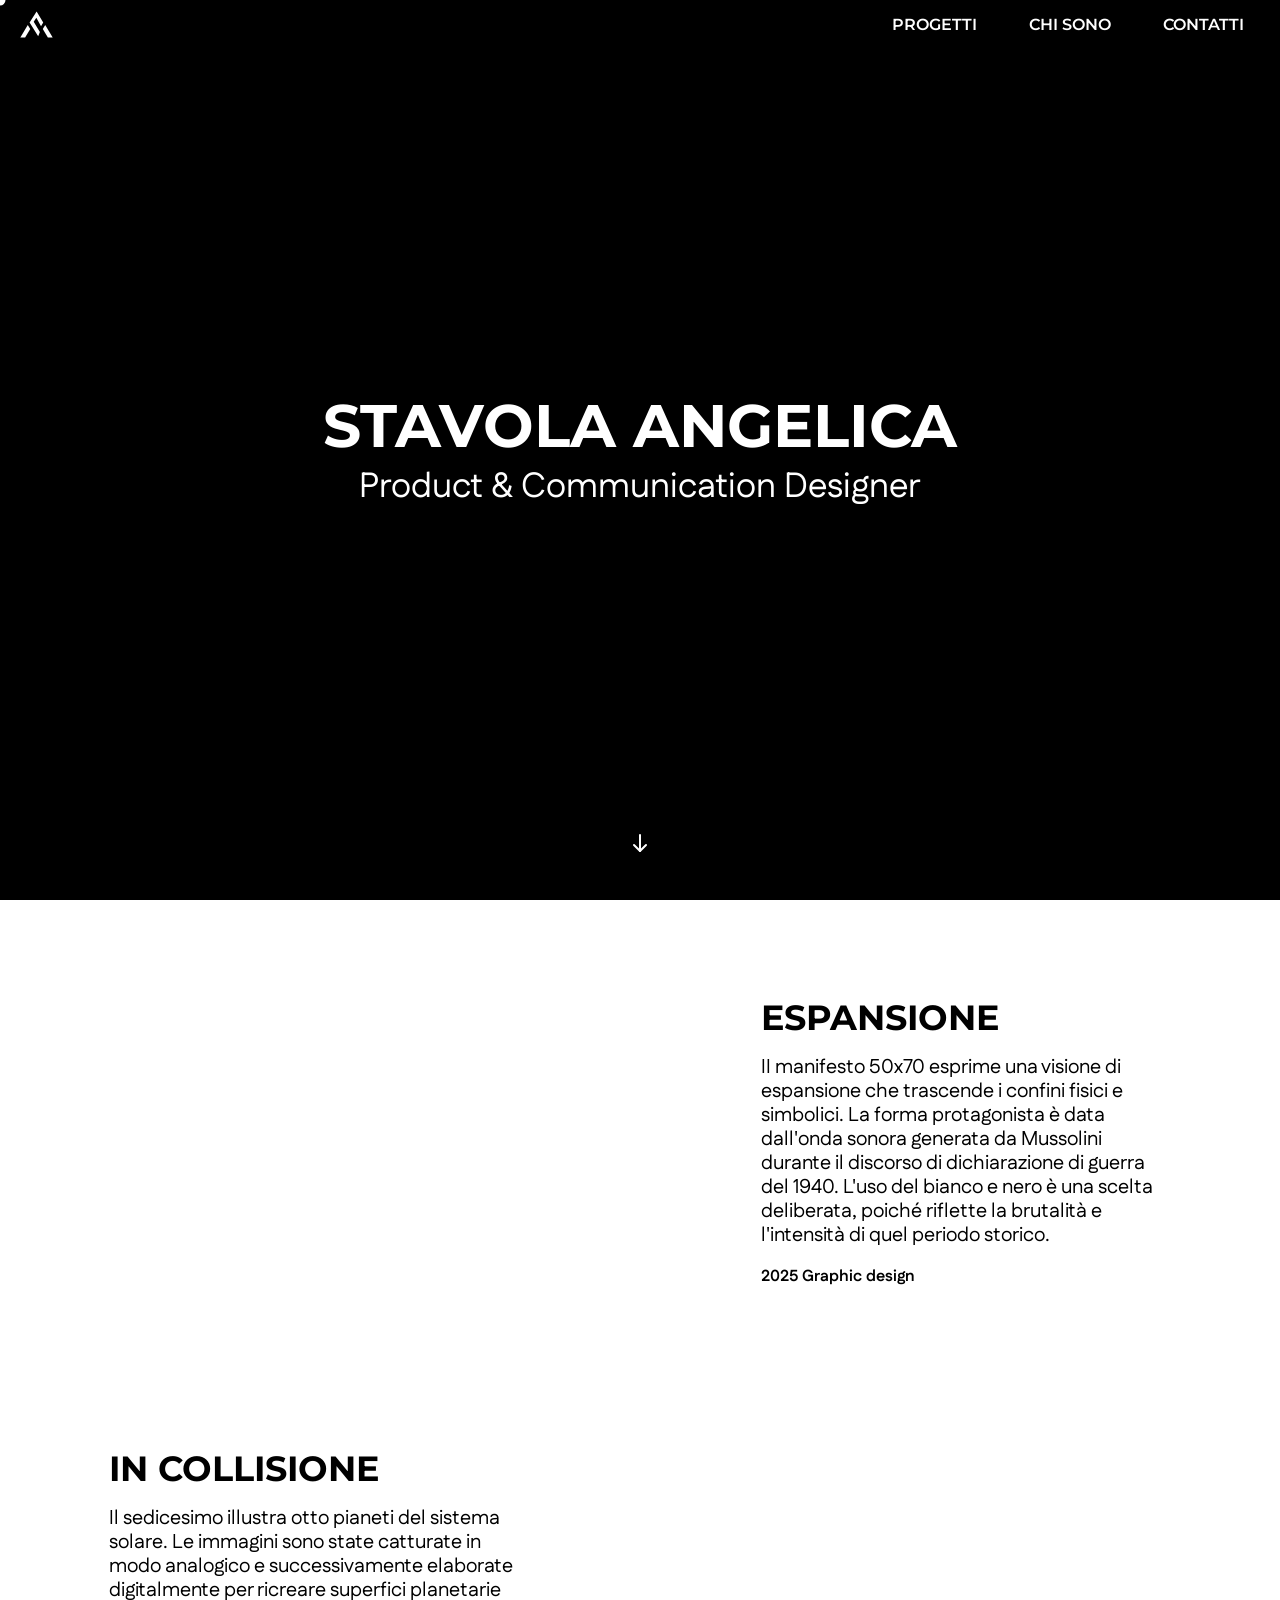
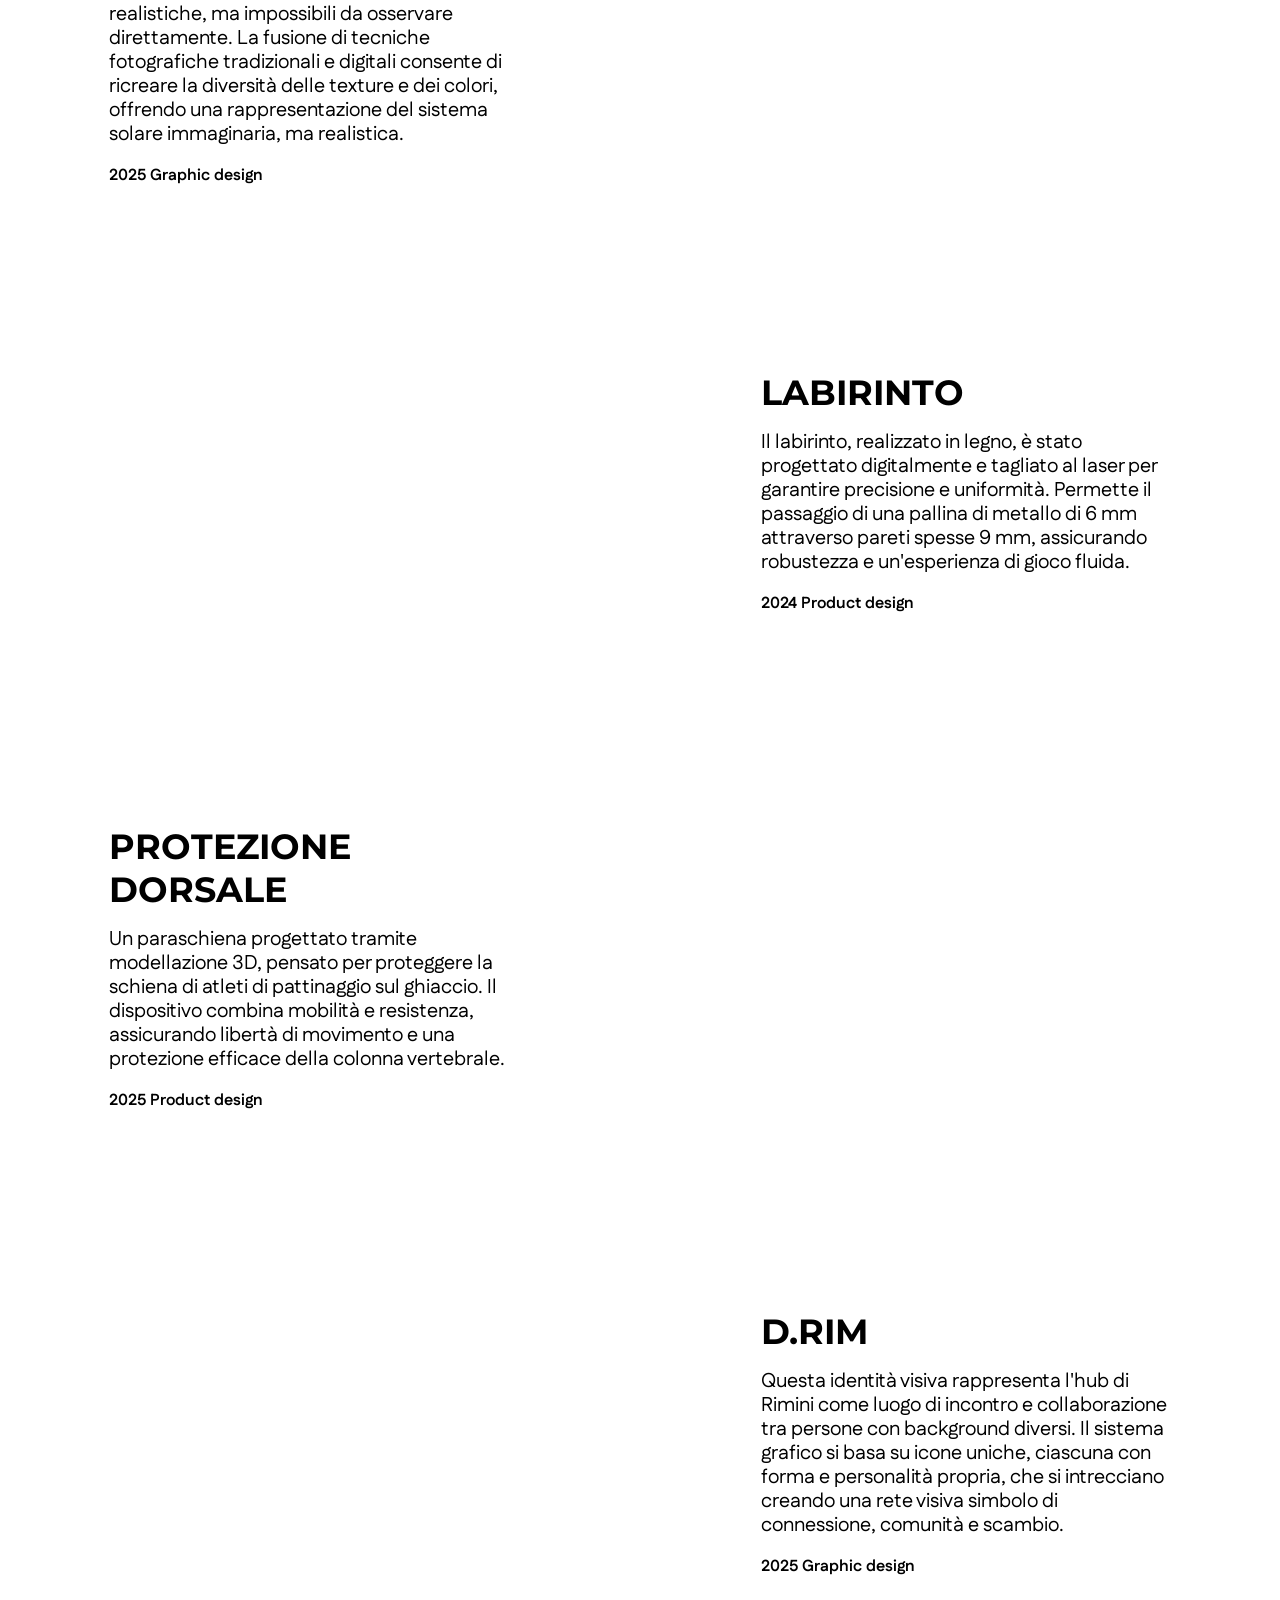
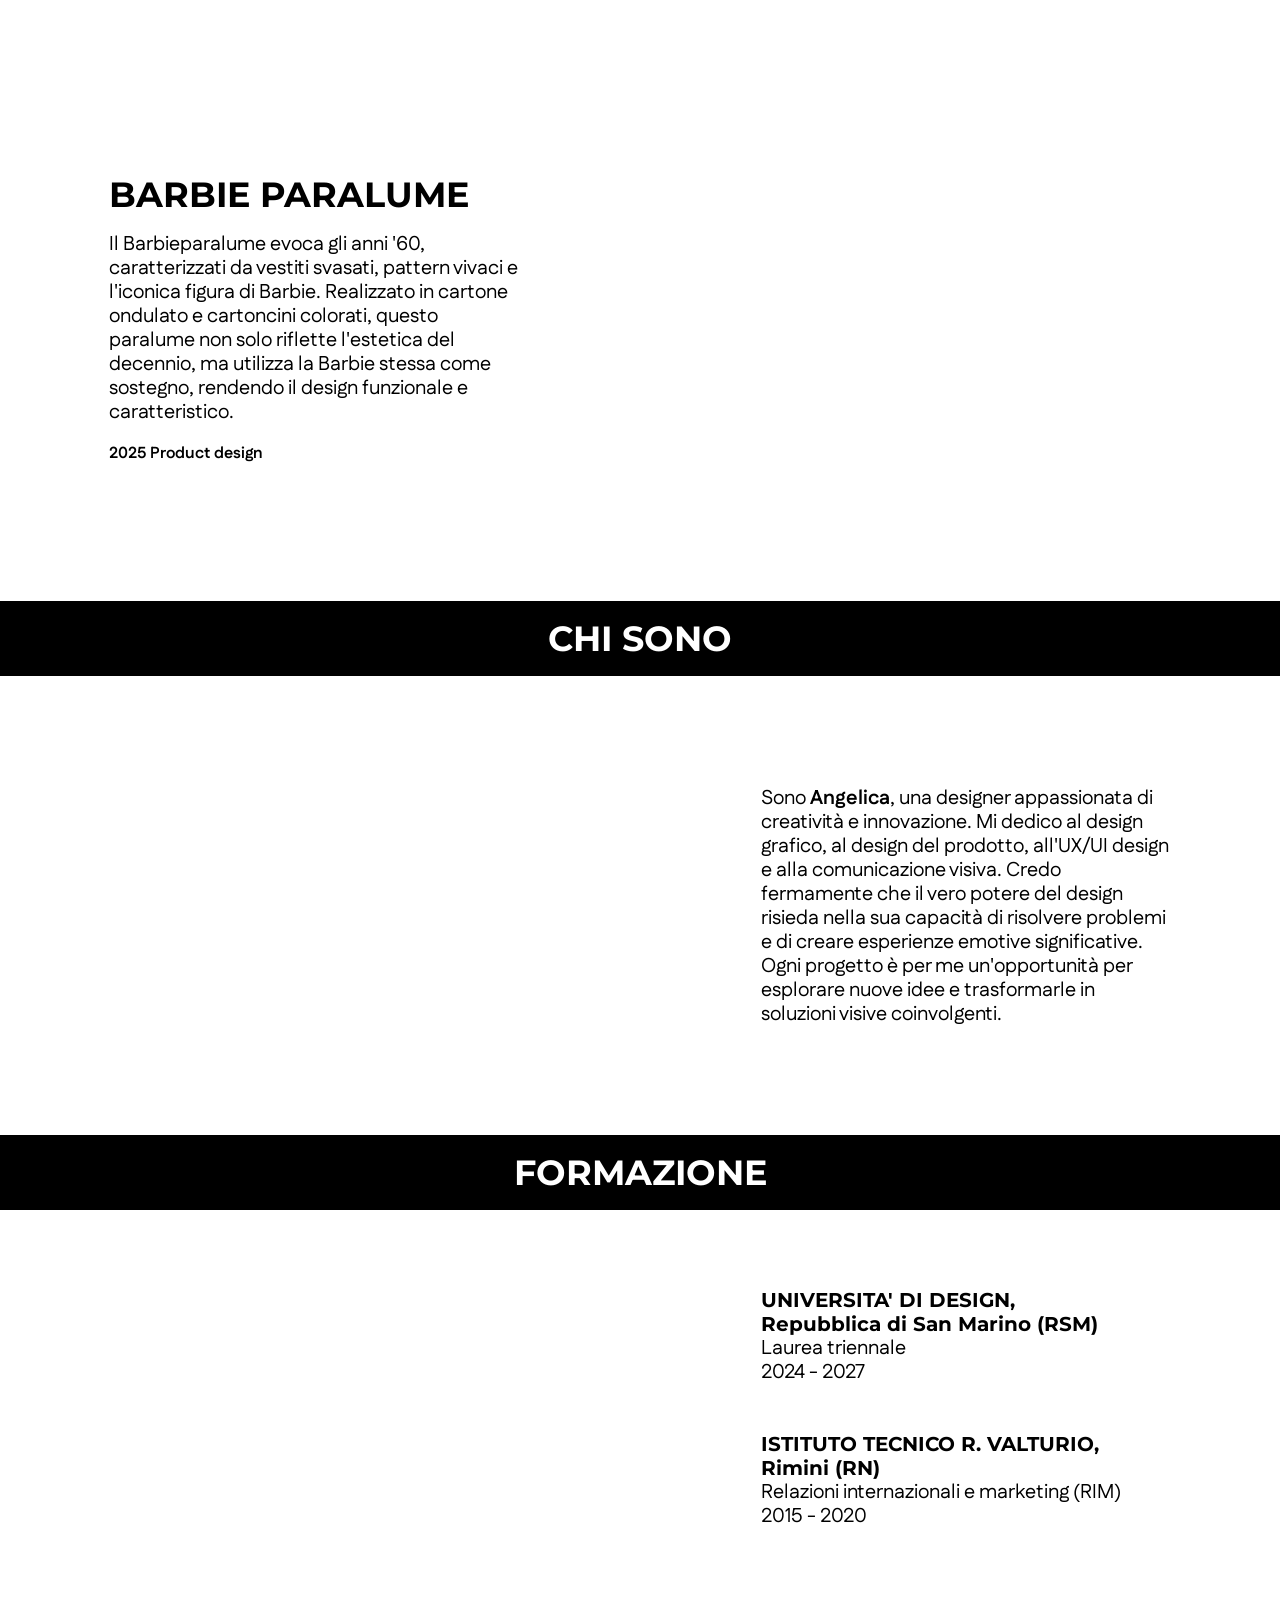
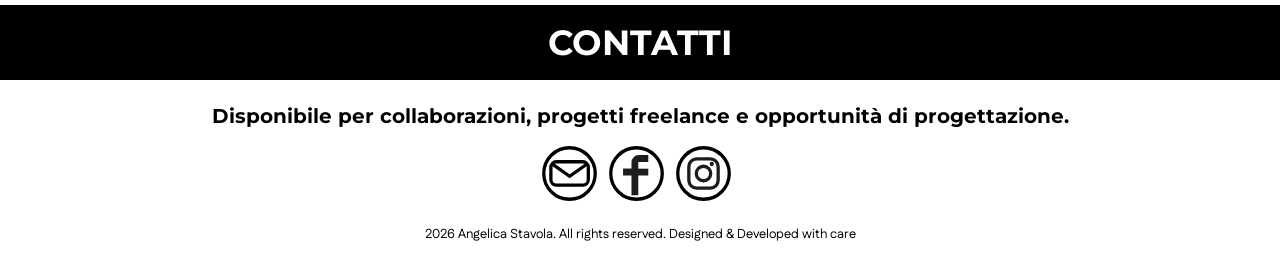
<file: index.html>
<!DOCTYPE html>
<html>
<head>
    <title>stavola_angelica_portfolio_designer</title>
    <meta charset="utf-8">

    

    <!-- collego font -->
     <link href="https://fonts.googleapis.com/css2?family=Montserrat:wght@400;500;600;700&display=swap" rel="stylesheet">
     <link href="https://fonts.googleapis.com/css2?family=Fustat:wght@400;500;600;700&display=swap" rel="stylesheet">


    <!-- bootstrap grid -->
    <link rel="stylesheet" type="text/css" href="bootstrap-grid.css">

    <!-- foglio di stile -->
    <link rel="stylesheet" type="text/css" href="main.css">

    <!-- meta viewport, per settare la larghezza della pagina web tanto larga quanto la larghezza dello schermo del nostro device -->
    <meta name="viewport" content="width=device-width, initial-scale=1">


    <!-- favicon -->
     <link rel="icon" type="image/x-icon" href="img/favicon.ico">

    
    
</head>
<body>
      
    <!-- HEADER -->
  <header class="header">
    <div class="container-fluid">
      
      <div class="row align-items-center">

        <!-- Colonna sinistra (logo) -->
        <div class="col-1">
           <a href="#home"><img class="logo py-2 ms-2" src="img/logo1.svg" alt="Logo Angelica Stavola"></a>
            </div>

  <!-- Bottone hamburger  -->
<div class="col-auto ms-auto d-lg-none me-3">
  <div class="hamburger" id="hamburger">
    <span></span>
    <span></span>
    <span></span>
  </div>
</div>

        <!-- Colonna destra (menu di navigazione) -->
<div class="col-6 text-end font-size4 ms-auto  nav-menu" id="nav-menu">
  <nav>
    <a href="#progetti" class="nav-link d-block d-lg-inline-block mb-3 mb-lg-0 me-lg-5 me-4">PROGETTI</a>
    <a href="#chi sono" class="nav-link d-block d-lg-inline-block mb-3 mb-lg-0 me-lg-5 me-4">CHI SONO</a>
    <a href="#contatti" class="nav-link d-block d-lg-inline-block me-4">CONTATTI</a>
  </nav>
</div>

  </header>

  <!-- PAGINA INIZIALE -->
  <section id="home">
    <main class="container-fluid ">

       <div class="row background-black position-relative" style="min-height: 100vh; display: flex; align-items: center;">
            
            <div class="col-lg-12 text-center ">
                <h1 class="font-size1">STAVOLA ANGELICA</h1>
                <p class="font-family-fustat font-size2">Product & Communication Designer</p>
            </div>
        </div>

       <a href="#progetti" class="scroll-arrow">
       <img src="img/arrow-down.svg" alt="Scroll down">
       </a>

   </section> 

        <!-- ESPANSIONE MANIFESTO -->

        <section id="progetti">
          <div class="row mt-4 ">
                <div class="col-12 col-lg-6 p-0 ">
                    <img src="img/manifesto_espansione.webp" alt="Immagine manifesto espansione" class="img-fluid animate blur project-img"
                     data-title="ESPANSIONE">
                </div>

                <div class="col-1"></div>

                <div class="col-12 col-lg-4 d-flex flex-column justify-content-center text-start my-4">
                <h2 class="font-family-montserrat font-size2 mb-3 px-4 px-lg-0">ESPANSIONE</h2>

                <p class="font-family-fustat font-size3 text-start px-4 px-lg-0">II manifesto 50x70 esprime una 
                    visione di espansione che trascende i confini fisici e simbolici. 
                    La forma protagonista è data dall'onda sonora generata da Mussolini durante 
                    il discorso di dichiarazione di guerra del 1940. L'uso del bianco e nero è una 
                    scelta deliberata, poiché riflette la brutalità e l'intensità di quel periodo storico.
                   
                </p>
                <br> <h2 class="font-family-fustat font-size4 px-4 px-lg-0 mb-3">2025 Graphic design</h2>

            </div>
            </div>
            
            <!-- COLLISIONE SEDICESIMO -->
            <div class="row align-items-center mt-4">

      

                <div class="col-lg-4 d-flex flex-column justify-content-center text-start order-2 order-md-1 my-4">
                    <h2 class="font-family-montserrat font-size2 mb-3 px-4 px-lg-0 ">IN COLLISIONE</h2>

                    <p class="font-family-fustat font-size3 text-start px-4 px-lg-0">Il sedicesimo illustra otto pianeti del sistema 
                      solare. Le immagini sono state catturate in modo analogico 
                    e successivamente elaborate digitalmente per ricreare superfici planetarie realistiche, ma impossibili 
                    da osservare direttamente. La fusione di tecniche fotografiche tradizionali e digitali consente di
                     ricreare la diversità delle texture e dei colori, offrendo una rappresentazione del sistema solare immaginaria, ma realistica.  </p>
                    <br> <h2 class="font-family-fustat font-size4 px-4 px-lg-0 mb-3 ">2025 Graphic design</h2>
                </div>

                <div class="col-md-1 "></div>

                <div class="col-lg-6 p-0 order-1 order-md-2 ms-auto ">
                    <img src="img/in_collisione.webp" alt="immagine sedicesimo in collisione" class="img-fluid animate blur project-img"
                     data-title="IN COLLISIONE">
                </div>

            </div>

            <!-- LAABIRINTO -->

            <div class="row mt-4 ">
                <div class="col-lg-6 p-0 ">
                    <img src="img/labirinto.webp" alt="Immagine labirinto" class="img-fluid animate blur project-img"
                     data-title="LABIRINTO">
                </div>

                <div class="col-md-1"></div>

                <div class="col-lg-4 d-flex flex-column justify-content-center text-start my-4">
                <h2 class="font-family-montserrat font-size2 mb-3 px-4 px-lg-0">LABIRINTO</h2>

                <p class="font-family-fustat font-size3 text-start px-4 px-lg-0">Il labirinto, realizzato in legno, 
                  è stato progettato digitalmente e tagliato al laser per garantire precisione e uniformità. 
                  Permette il passaggio di una pallina di metallo di 6 mm attraverso pareti spesse 9 mm, 
                  assicurando robustezza e un'esperienza di gioco fluida.
                </p>
                <br> <h2 class="font-family-fustat font-size4 px-4 px-lg-0 mb-3 ">2024 Product design</h2>

            </div>
            </div>
        


            <!-- PROTEZIONE DORSALE -->

            <div class="row align-items-center mt-4">

                

                <div class="col-lg-4 d-flex flex-column justify-content-center text-start order-2 order-md-1 my-4">
                    <h2 class="font-family-montserrat font-size2 mb-3 px-4 px-lg-0">PROTEZIONE DORSALE</h2>

                    <p class="font-family-fustat font-size3 text-start px-4 px-lg-0">Un paraschiena progettato tramite modellazione 3D,
                       pensato per proteggere la schiena di atleti di pattinaggio sul ghiaccio. Il dispositivo combina mobilità e resistenza,
                        assicurando libertà di movimento e una protezione efficace della colonna vertebrale. </p>
                        <br> <h2 class="font-family-fustat font-size4 px-4 px-lg-0 mb-3">2025 Product design</h2>
                </div>

                <div class="col-md-1 "></div>

                <div class="col-lg-6 p-0 order-1 order-md-2 ms-auto ">
                    <img src="img/3d.webp" alt="immagine Protezione dorsale" class="img-fluid animate blur project-img"
                     data-title="PROTEZIONE DORSALE">
                </div>

            </div>

          <!-- DRIM -->

          <div class="row mt-4 ">

                <div class="col-lg-6 p-0 ">
                    <img src="img/drim.webp" alt="Immagine Carlton" class="img-fluid animate blur project-img"
                     data-title="D.RIM">
                </div>

                <div class="col-md-1"></div>

                <div class="col-lg-4 d-flex flex-column justify-content-center text-start my-4">
                <h2 class="font-family-montserrat font-size2 mb-3 px-4 px-lg-0">D.RIM</h2>

                <p class="font-family-fustat font-size3 text-start px-4 px-lg-0">Questa identità visiva rappresenta 
                  l'hub di Rimini come luogo di incontro e collaborazione tra persone con background diversi. 
                  Il sistema grafico si basa su icone uniche, ciascuna con forma e personalità propria, che si 
                  intrecciano creando una rete visiva simbolo di connessione, comunità e scambio.

                </p>
                <br> <h2 class="font-family-fustat font-size4 px-4 px-lg-0 mb-3 ">2025 Graphic design</h2>

            </div>
            </div>

            <!-- BARBIE PARALUME -->

            <div class="row align-items-center mt-4">

                

                <div class="col-lg-4 d-flex flex-column justify-content-center text-start order-md-1 order-2 my-4">
                    <h2 class="font-family-montserrat font-size2 mb-3 px-4 px-lg-0">BARBIE PARALUME</h2>

                    <p class="font-family-fustat font-size3 text-start px-4 px-lg-0 ">Il Barbieparalume evoca gli anni '60, 
                        caratterizzati da vestiti svasati, pattern vivaci e l'iconica figura di Barbie. 
                        Realizzato in cartone ondulato e cartoncini colorati, questo paralume non solo riflette 
                        l'estetica del decennio, ma utilizza la Barbie stessa come sostegno, rendendo il design
                         funzionale e caratteristico.  </p>
                    <br> <h2 class="font-family-fustat font-size4 px-4 px-lg-0 mb-3">2025 Product design</h2>
                </div>

                <div class="col-md-1 "></div>

                <div class="col-lg-6 p-0 order-1 order-md-2 ms-auto">
                    <img src="img/barbie.webp" alt="immagine barbie paralume" class="img-fluid animate blur project-img"
                     data-title="BARBIE PARALUME">
                </div>

            </div>
         
        </section>




       <section id="chi sono">
        <!-- CHI SONO -->
        <div class="row mt-5">
            <div class="col-lg-12 text-center divisore p-3">
                <h2 class="fw-bold font-family-montserrat font-size2">CHI SONO</h2>
            </div>
        </div>

           <!-- TERZA RIGA FOTO PROFILO -->
        <div class="row align-items-center">
            <!-- Immagine a sinistra (6 colonne) -->
            <div class="col-lg-6 p-0">
                <img src="img/foto_portfolio.webp" alt="Foto Angelica" class="img-fluid animate blur">
            </div>

            <!-- Spazio vuoto (1 colonna) -->
            <div class="col-lg-1"></div>

            <!-- Titolo e testo a destra (4 colonne) -->
            <div class="col-md-4 d-flex flex-column justify-content-center  text-start mb-4">
                <p class="font-family-fustat font-size3 mt-4 px-4 px-lg-0"> Sono <strong>Angelica</strong>, una designer appassionata di creatività e innovazione. 
                    Mi dedico al design grafico, al design del prodotto, all'UX/UI design e alla comunicazione visiva. 
                    Credo fermamente che il vero potere del design risieda nella sua capacità di risolvere problemi e di creare
                     esperienze emotive significative. Ogni progetto è per me un'opportunità per esplorare nuove idee e trasformarle 
                     in soluzioni visive coinvolgenti.</p>


            </div>
        </div>


           
            <!--  FORMAZIONE -->
        <div class="row ">
            <div class="col-lg-12 text-center divisore p-3">
                <h2 class="fw-bold font-family-montserrat font-size2">FORMAZIONE</h2>
            </div>
        </div>

        <!-- QUATTORDICESIMA RIGA -->
         
        <div class="row">


            
            <div class="col-lg-6 p-0">
                <img src="img/uni.webp" alt="Immagine Università" class="img-fluid animate blur">
               
            </div>

            <div class="col-md-1"></div>

            <div class="col-md-4 d-flex flex-column justify-content-center my-4">
                <h2 class="font-family-montserrat font-size3 px-4 px-lg-0"> UNIVERSITA' DI DESIGN, <br> Repubblica di San Marino (RSM)</h2>
                <p class="font-family-fustat font-size3 px-4 px-lg-0">Laurea triennale <br> 2024 - 2027</p>

                <h2 class="font-family-montserrat font-size3 mt-5  px-4 px-lg-0">ISTITUTO TECNICO R. VALTURIO,<br> Rimini (RN)
                </h2>
                <p class="font-family-fustat font-size3 px-4 px-lg-0">Relazioni internazionali e marketing (RIM) <br> 2015 - 2020</p>
            </div>
        </div>

        </section>

        <section id="contatti">
        <!-- CONTATTI -->
        <div class="row ">
            <div class="col-lg-12 text-center divisore p-3">
                <h2 class="fw-bold font-family-montserrat font-size2">CONTATTI</h2>
            </div>
        </div>

    <div class="row text-align-center text-center">

        <div class="col-md-12  my-4">
            <h2 class="font-size3 font-family-montserrat px-4 px-lg-0"> Disponibile per collaborazioni, progetti freelance e opportunità di progettazione.</h2>

            <br>   

          <a href="mailto:angelica.stavola@gmail.com" class="social-icon me-2">
            <img src="img/email.svg" alt="email" width="55" height="55">
          </a>
          <a href="https://facebook.com" target="_blank" class="social-icon me-2">
            <img src="img/facebook.svg" alt="facebook" width="55" height="55">
          </a>
          <a href="https://instagram.com" target="_blank" class="social-icon me-2">
             <img src="img/instagram.svg" alt="instagram" width="55" height="55">
          </a>
        </div>
    </div>

    </section>

      <!-- FOOTER -->
    <div class="row text-align-center text-center mb-4 font-family-fustat font-size6">

        <div class="col-12 text-align-center px-4 px-lg-0">
        <p> 2026 Angelica Stavola.  All rights reserved.  Designed & Developed with care</p>
    
        </div> 
    </div>
        
       
         
    </main>



<div id="custom-cursor"></div>

<script>

    // Intersection Observer per animazioni allo scroll
// Aggiungiamo la classe .visible quando l'elemento entra nel viewport
// e la rimuoviamo quando esce

const observer = new IntersectionObserver(
  (entries) => {
    entries.forEach(entry => {
      if (entry.isIntersecting) {
        entry.target.classList.add('visible');
      } else {
        entry.target.classList.remove('visible');
      }
    });
  },
  {
    threshold: 0.1 // Trigger l'osservatore quando il 10% dell'elemento è nel viewport
  }
);

// Seleziona tutti gli elementi con la classe .animate
document.querySelectorAll('.animate').forEach(element => {
  observer.observe(element);
});




// CURSORE PERSONALIZZATO
const cursor = document.getElementById("custom-cursor");
const images = document.querySelectorAll(".project-img");
const links = document.querySelectorAll('a');

// Movimento cursore immediato
document.addEventListener("mousemove", (e) => {
  cursor.style.left = e.clientX + "px";
  cursor.style.top = e.clientY + "px";
});

// Effetto su immagini progetti
images.forEach(img => {
  img.addEventListener("mouseenter", () => {
    cursor.textContent = img.dataset.title;
    cursor.classList.add("project");
  });

  img.addEventListener("mouseleave", () => {
    cursor.classList.remove("project");
    cursor.textContent = "";
  });
});

// MENU HAMBURGER
const hamburger = document.getElementById("hamburger");
const navMenu = document.getElementById("nav-menu");

hamburger.addEventListener("click", () => {
  navMenu.classList.toggle("active");
});




// Chiudo il menu hamburger quando clicco su un link
const navLinks = document.querySelectorAll('.nav-link');

// Itero su tutti i link
navLinks.forEach(link => {
  link.addEventListener('click', () => {
    // Se il menu è aperto (classe active), lo chiudo
    if(navMenu.classList.contains('active')){
      navMenu.classList.remove('active');
    }
  });
});



</script>

</body>
</html>
</file>
<file: main.css>
body {
    margin: 0;
}
.header {
    background-color: black;
    color: white;
    font-size: 20px;
    font-family: 'Montserrat', sans-serif;
    font-weight: 600;
    position: fixed;  /* lo rende fisso */
    top: 0;           /* sempre in cima */
    left: 0;
    width: 100%;      /* occupa tutta la larghezza */
    z-index: 1000;    /* sopra tutti gli altri elementi */
}



.nav-link {
    text-decoration: none;
    color: white;
    font-style: montserrat;
}

.background-black {
    background-color: black;
    color: white;
    min-height: 100vh;
    display: flex;
    align-items: center;
    justify-content: flex-start;
}

.background-grey {

    background-color: #f7f7f7;
}

h1 {
    font-family: 'Montserrat', sans-serif;
    font-size: 45px;
}

.font-family-montserrat {
    font-family: 'Montserrat', sans-serif;
}

.font-family-fustat {
    font-family: 'Fustat', sans-serif;
}

.font-size1 {
    font-size: 60px;
}

.font-size2 {
    font-size: 35px;
}


.font-size3 {
    font-size: 20px;
    line-height: 24px;  
}

.font-size4 {
    font-size: 16px;
}

.font-size5 {
    font-size: 22px;
}

.font-size6 {
    font-size: 13px;
}


.logo {
  width: 33px;      /* larghezza fissa */
  height: auto;      /* mantiene le proporzioni */
}

.divisore {

    background-color: black;
    color: white
}





/* ANIMAZIONI IMMAGINI */

    .animate.blur {
                filter: blur(8px);
            }

    .animate.blur.visible {
                opacity: 1;
                filter: blur(0);
            }

     .animate {
                opacity: 0;
                transition: opacity 2s ease, transform .10s ease, filter .5s ease;
            }        






/* LINK NAVIGAZIONE E CONTATTI CON ANIMAZIONI*/

.header .nav-link {
  position: relative;
  text-decoration: none;

}

.header .nav-link::after {
  content: '';
  position: absolute;
  width: 0;
  height: 2px;
  left: 0;
  bottom: -3px;
  background-color: white; /* linea base bianca */
  transition: width 0.6s ease, background-color 0.6s ease;
}


.header .nav-link:hover::after {
  width: 100%; }



.contact-link {
  position: relative;
  text-decoration: none;
  color: black; /* colore dei contatti */
  font-weight: 500;
  transition: color 0.3s ease;
}

.contact-link::after {
  content: '';
  position: absolute;
  width: 0;
  height: 1.9px;
  left: 0;
  bottom: -1px;
  background-color: black; /* linea dei contatti */
  transition: width 1s ease, background-color 1s ease;
}


.contact-link:hover::after {
  width: 100%;
}







/* NASCONDO IL CURSORE DI SISTEMA */
body {
  cursor: none;
}

/* Rimuovo cursore standard sui link */
a {
  cursor: none;
  text-decoration: none;
}

/* CURSORE CUSTOM - STATO BASE (SEMPRE VISIBILE) */

#custom-cursor {
  position: fixed;
  top: 0;
  left: 0;
  transform: translate(-50%, -50%);
  pointer-events: none;
  z-index: 9999;

  width: 15px;
  height: 15px;
  border-radius: 50%;
  background: white;
  border: 2px solid black;
  transition: transform 0.15s ease, width 0.15s ease, height 0.15s ease;
  display: flex;
  align-items: center;
  justify-content: center;
  font-family: 'Montserrat', sans-serif;
  font-size: 12px;
  color: white;
  white-space: nowrap;
}


/* CURSORE SU PROGETTO */
#custom-cursor.project {
  width: auto;          /* larghezza adattata al testo */
  height: auto;         /* altezza adattata al testo */
  padding: 6px 12px;    /* piccolo padding attorno al testo */
  border-radius: 20px;  /* leggero bordo arrotondato */
  background: transparent; /* niente cerchio colorato */
  border: none;         /* nessun bordo */
  color: black;         /* colore del testo */
  font-family: 'Montserrat', sans-serif;
  font-size: 14px;
  font-weight: bold;
}


/* CURSORE HAMBURGER */

.hamburger {
  width: 28px;
  height: 20px;
  display: flex;
  flex-direction: column;
  justify-content: space-between;
  cursor: none; /* mantiene il tuo cursore custom */
}

.hamburger span {
  height: 2px;
  width: 100%;
  background: white;
  display: block;
  transition: all 0.3s ease;
}

/* MENU MOBILE */
@media (max-width: 991px) {

  .nav-menu {
    position: absolute;
    top: 100%;
    left: 0;
    right: 0;
    width: 100vw;

    margin: 0;
    padding: 30px 0;

    background: black;
    text-align: center;
    display: none;
  }

  .nav-menu.active {
    display: block;
  }
}

/* SCROLL SPAZIO PER NAVIGAZIONE */

section {
  scroll-margin-top: 30px;
}


/* FRECCIA SCROLL DOWN */
.scroll-arrow {
  position: absolute;
  bottom: 45px;   /* distanza dal fondo */
  left: 50%;      /* centro orizzontale */
  transform: translateX(-50%);
  cursor: none;   /* mantiene il cursore custom */
  transition: opacity 0.3s ease;
}

.scroll-arrow img {
  width: 24px;   /* dimensione coerente con il layout */
  height: auto;
}







/* VERSIONE MOBILE */

@media (max-width: 768px) {

  /* Nascondo il cursore custom su mobile */
  #custom-cursor {
    display: none;
  }

  /* Riduco la dimensione dei testi principale */
  .font-size1 {
    font-size: 31px; /* prima era 60px */
    line-height: 1.2;
  } 
    

  .font-size2 {
    font-size: 24px; /* prima era 35px */
    
  }

  .font-size3 {
    font-size: 17px; /* prima era 18px */
    line-height: 22px;  
  }

/* stringo lo scherm nero iniziale */
    #home .background-black {
        min-height: 80vh; /* o 70vh se vuoi ancora più compatto */
        display: flex;
        flex-direction: column;
        justify-content: center;
    }

   
/* Rimuovo l'animazione della sottolineatura sui link nav e contatti */
    .header .nav-link::after,
    .contact-link::after {
        display: none;
    }

/* Nav link: cambia solo il colore del testo */
  .nav-link:active {
      color: #292929; /* colore del testo al tocco */
      background-color: transparent; /* niente sfondo */
      border-radius: 0; /* niente bordi arrotondati */
      padding: 0; /* mantiene il padding originale */
  }

  /* Contact link: cambia lo sfondo */
  .contact-link:active {
      background-color: #e0e0e0; /* grigio chiaro */
      color: #000; /* colore testo leggibile */
      border-radius: 8px; /* bordi arrotondati */
      padding: 4px 8px; /* padding per evidenziare lo sfondo */
  }
}

.social-icon img {
  transition: filter 0.3s ease, transform 0.3s ease;
}
/* Cambia colore quando passi sopra */
.social-icon:hover img {
  filter: hue-rotate(200deg) brightness(1.2);
  transform: scale(1.1);
}
</file>
